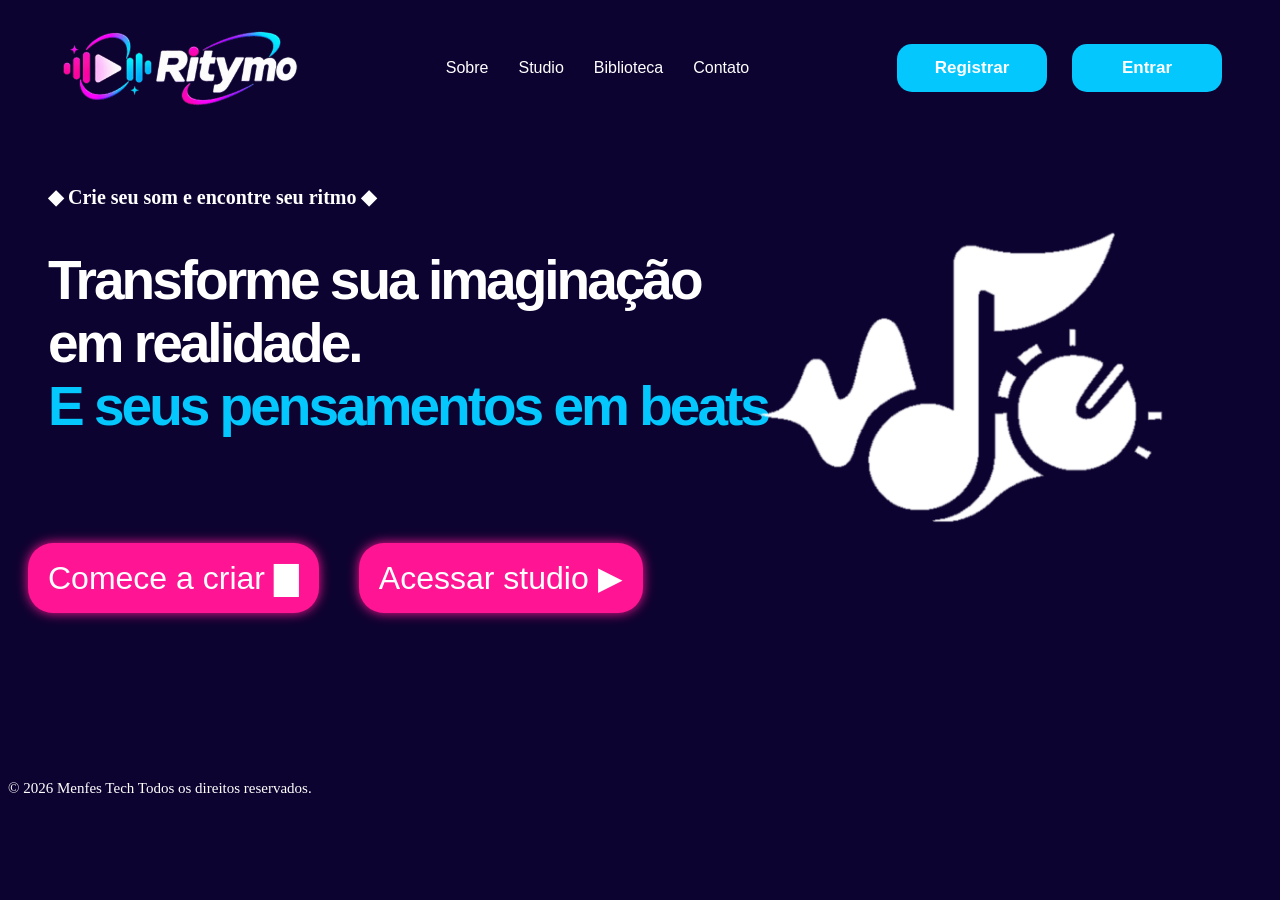
<file: index.html>
<!DOCTYPE html>
<html lang="pt-br">
<head>
    <meta charset="UTF-8">
    <meta name="viewport" content="width=device-width, initial-scale=1.0">
    <title>Ritymo</title>
    <link rel="stylesheet" href="style.css"> 
</head>
<body>
    <header>
        <!--Logo-->
       <div class="logo-area">
        <img src="logo.png" alt="logo do site" class="logo">
       </div>
       <!--Menu-->
       <nav class="menu">

        <a href="sobre.html">Sobre</a>

        <a href="studio.html">Studio</a>

        <a href="bibli.html">Biblioteca</a>

        <a href="contato.html">Contato</a>

       </nav>
       <!--Logins-->
    <div class="botoes-login">
    <button class="botao-conta"
        onclick="window.location.href='criar.html'">
        Registrar
    </button>

    <button class="botao-entrar"
        onclick="window.location.href='entrar.html'">
        Entrar
    </button>
</div>
</div>
    </header>

<section>
    <main>
        <!--Conteudo principal-->
        <section class="hero">
            <div class="hero-texto">
            <h2 class="subtitulo">◆ Crie seu som e encontre seu ritmo ◆</h2>

            <h1 class="titulo">
                Transforme sua imaginação<br>
                em realidade.<br>
                <span>E seus pensamentos em beats</span>
            </h1>
            </div>

            <div class="hero-imagem">
                <img src="simbolo.png" alt="Estúdio musical">
            </div>
        </section>

        <!--Botões de Iniciativa-->
        <div class="botoes">
    <button class="botao-criar"
        onclick="window.location.href='criar.html'">
        Comece a criar ▇
    </button>

    <button class="botao-studio"
        onclick="window.location.href='studio.html'">
        Acessar studio ▶
    </button>
</div>
        </div>
    </main>
    
    <footer class="rodape">
        <br>
        <!---Rodapé-->


        © 2026 Menfes Tech Todos os direitos reservados.


        <br>

    </footer>
</section>
    
    <!-- Chatbot Landbot -->
    <script type="module" src="https://cdn.landbot.io/landbot-3/landbot-3.0.0.mjs"></script>

    <script type="module">
        var myLandbot = new Landbot.Livechat({
            configUrl: 'https://storage.googleapis.com/landbot.online/v3/H-3534070-WK74FCH0W5KQUWKD/index.json',
        });
        
    </script>
</body>
</html>
</ht
</file>
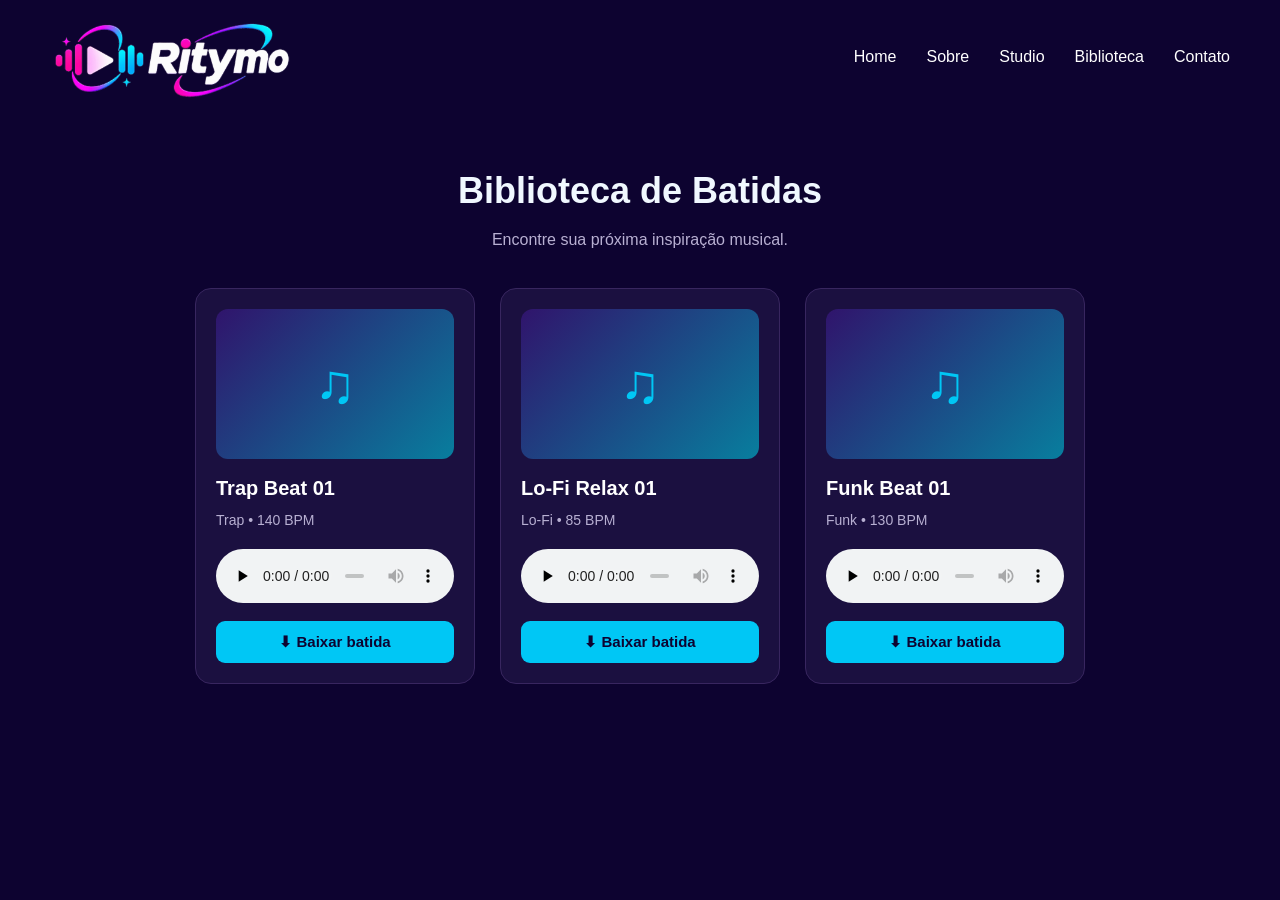
<file: bibli.html>
<!DOCTYPE html>
<html lang="pt-br">
<head>
    <meta charset="UTF-8">
    <meta name="viewport" content="width=device-width, initial-scale=1.0">
    <title>Ritymo - Biblioteca</title>
    <link rel="stylesheet" href="bibli.css">
</head>
<body>

    <div id="alertaUsuario" class="alerta-usuario" role="status" hidden></div>

    <header>
        <!-- Logo -->
        <div class="logo-area">
            <img src="logo.png" alt="Logo do site" class="logo">
        </div>

        <!-- Menu -->
        <nav class="menu">
            <a href="index.html">Home</a>
            <a href="sobre.html">Sobre</a>
            <a href="studio.html">Studio</a>
            <a href="bibli.html">Biblioteca</a>
            <a href="contato.html">Contato</a>
        </nav>
    </header>

    <!-- Conteúdo da biblioteca -->
    <main>
        <h1>Biblioteca de Batidas</h1>
        <p>Encontre sua próxima inspiração musical.</p>

        <section id="listaBatidas" class="lista-batidas">
        </section>
    </main>

    <script src="biblioteca.js"></script>

</body>
</html>
</file>
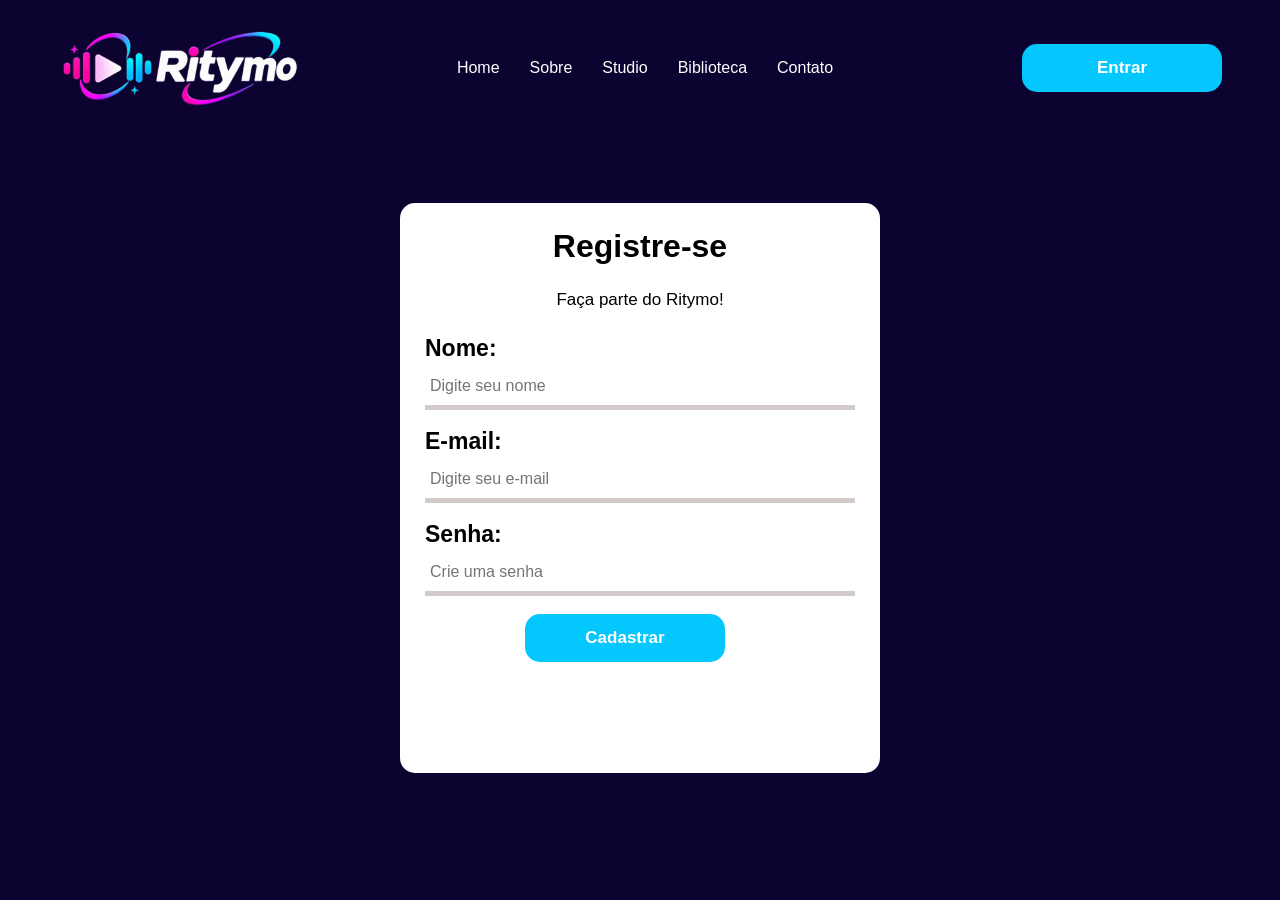
<file: criar.html>
<!DOCTYPE html>
<html lang="pt-br">
<head>
    <meta charset="UTF-8">
    <meta name="viewport" content="width=device-width, initial-scale=1.0">
    <title>Ritymo - Criar conta</title>
    <link rel="stylesheet" href="entrar.css">
</head>
<body>

    <header>
        <!-- Logo -->
        <div class="logo-area">
            <img src="logo.png" alt="Logo do site" class="logo">
        </div>

        <!-- Menu -->
        <nav class="menu">
            <a href="index.html">Home</a>
            <a href="sobre.html">Sobre</a>
            <a href="studio.html">Studio</a>
            <a href="bibli.html">Biblioteca</a>
            <a href="contato.html">Contato</a>
        </nav>

        <!-- Botões -->

            <button class="botao-entrar" type="button"
                onclick="window.location.href='entrar.html'">
                Entrar
            </button>
        </div>
    </header>

    <!-- Formulário de cadastro -->
    <main class="pagina-criar">

        <form class="formulario" id="formCriar">

            <h1>Registre-se</h1>
            <p>Faça parte do Ritymo!</p>

            <div class="campo">
                <label for="nome">Nome:</label>
                <input
                    type="text"
                    id="nome"
                    name="nome"
                    placeholder="Digite seu nome"
                    required
                >
            </div>

            <div class="campo">
                <label for="email">E-mail:</label>
                <input
                    type="email"
                    id="email"
                    name="email"
                    placeholder="Digite seu e-mail"
                    required
                >
            </div>

            <div class="campo">
                <label for="senha">Senha:</label>
                <input
                    type="password"
                    id="senha"
                    name="senha"
                    placeholder="Crie uma senha"
                    required
                >
            </div>

            <div class="cadastrar-tudo">
                <button class="botao-cadastrar" type="submit">
                    Cadastrar
                </button>
            </div>

        </form>

    </main>

    <script>
        const formulario = document.getElementById("formCriar");

        formulario.addEventListener("submit", function(evento) {
            evento.preventDefault();

            const nome = document.getElementById("nome").value.trim();
            const email = document.getElementById("email").value.trim();
            const senha = document.getElementById("senha").value;

            if (!nome || !email || !senha) {
                alert("Preencha todos os campos!");
                return;
            }

            sessionStorage.setItem("nomeUsuario", nome);

            alert("Você cadastrou no Ritymo!");

            window.location.href = "studio.html";
        });
    </script>

</body>
</html>
</file>
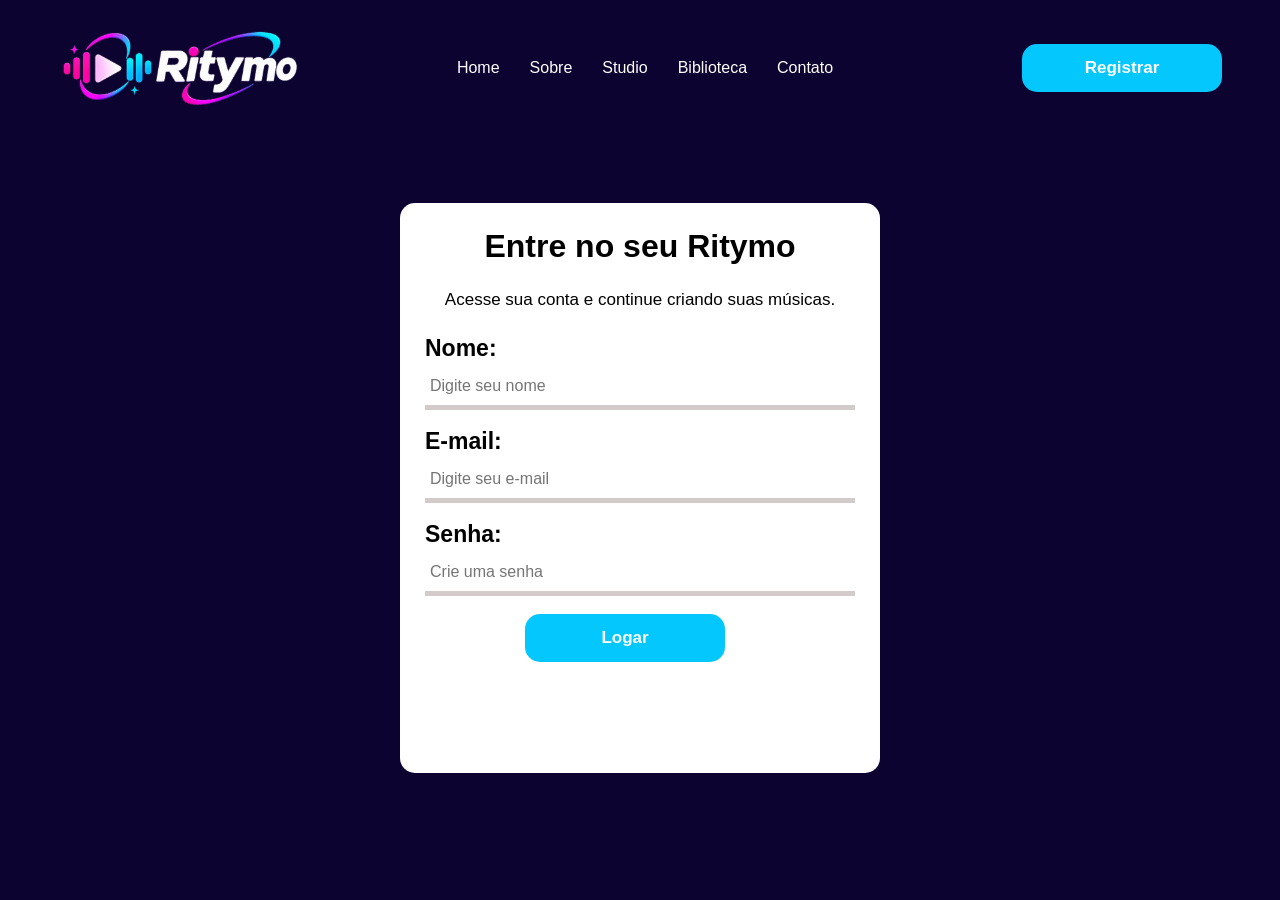
<file: entrar.html>
<!DOCTYPE html>
<html lang="pt-br">
<head>
    <meta charset="UTF-8">
    <meta name="viewport" content="width=device-width, initial-scale=1.0">
    <title>Ritymo - Criar conta</title>
    <link rel="stylesheet" href="entrar.css">
</head>
<body>

    <header>
        <!-- Logo -->
        <div class="logo-area">
            <img src="logo.png" alt="Logo do site" class="logo">
        </div>

        <!-- Menu -->
        <nav class="menu">
            <a href="index.html">Home</a>
            <a href="sobre.html">Sobre</a>
            <a href="studio.html">Studio</a>
            <a href="bibli.html">Biblioteca</a>
            <a href="contato.html">Contato</a>
        </nav>

        <!-- Botões -->
        <div class="botoes-login">
            <button class="botao-conta" type="button"
                onclick="window.location.href='criar.html'">
                Registrar
            </button>
        </div>
    </header>

    <!-- Formulário de cadastro -->
    <main class="pagina-criar">

        <form class="formulario" id="formCriar">

            <h1>Entre no seu Ritymo</h1>
            <p>Acesse sua conta e continue criando suas músicas.</p>

            <div class="campo">
                <label for="nome">Nome:</label>
                <input
                    type="text"
                    id="nome"
                    name="nome"
                    placeholder="Digite seu nome"
                    required
                >
            </div>

            <div class="campo">
                <label for="email">E-mail:</label>
                <input
                    type="email"
                    id="email"
                    name="email"
                    placeholder="Digite seu e-mail"
                    required
                >
            </div>

            <div class="campo">
                <label for="senha">Senha:</label>
                <input
                    type="password"
                    id="senha"
                    name="senha"
                    placeholder="Crie uma senha"
                    required
                >
            </div>

            <div class="cadastrar-tudo">
                <button class="botao-cadastrar" type="submit">
                    Logar
                </button>
            </div>

        </form>

    </main>

    <script>
        const formulario = document.getElementById("formCriar");

        formulario.addEventListener("submit", function(evento) {
            evento.preventDefault();

            const nome = document.getElementById("nome").value.trim();
            const email = document.getElementById("email").value.trim();
            const senha = document.getElementById("senha").value;

            if (!nome || !email || !senha) {
                alert("Preencha todos os campos!");
                return;
            }

            sessionStorage.setItem("nomeUsuario", nome);

            alert("Você logou no Ritymo!");

            window.location.href = "studio.html";
        });
    </script>
     
</body>
</html>
</file>
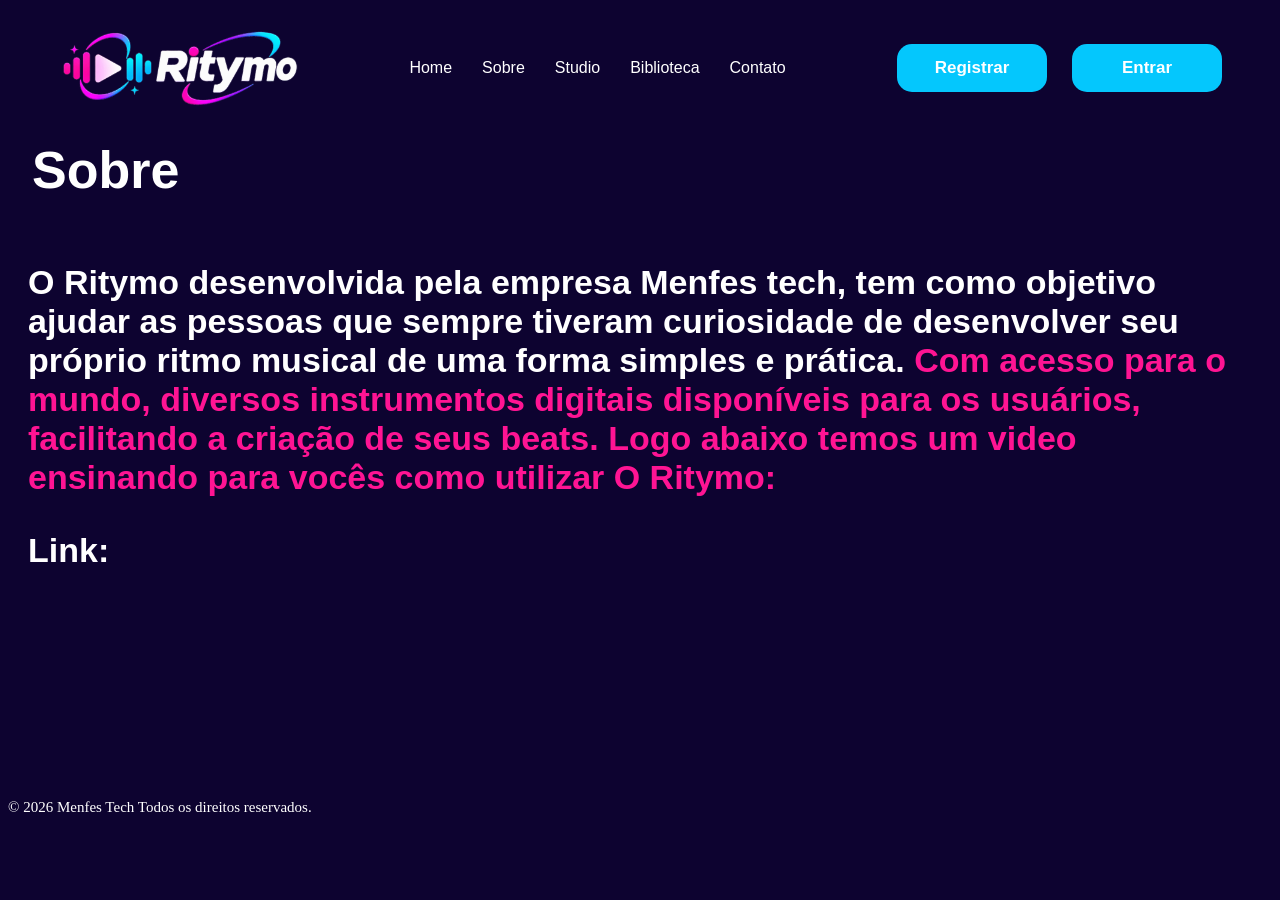
<file: sobre.html>
<!DOCTYPE html>
<html lang="pt-br">
<head>
    <meta charset="UTF-8">
    <meta name="viewport" content="width=device-width, initial-scale=1.0">
    <title>Ritymo</title> 
    <link rel="stylesheet" href="sobre.css">
</head>
<body>
    <header>
        <!--Logo-->
       <div class="logo-area">
        <img src="logo.png" alt="logo do site" class="logo">
       </div>
        <!--Menu-->
       <nav class="menu">
        <a href="index.html">Home</a>

        <a href="sobre.html">Sobre</a>

        <a href="studio.html">Studio</a>

        <a href="bibli.html">Biblioteca</a>

        <a href="contato.html">Contato</a>

       </nav>
       <!--Logins-->
   <div class="botoes-login">
    <button class="botao-conta"
        onclick="window.location.href='criar.html'">
        Registrar
    </button>

    <button class="botao-entrar"
        onclick="window.location.href='entrar.html'">
        Entrar
    </button>
    </header>

<section>
    <!--Conteudo principal-->
    <main class="conteudo-sobre">
        <h1 class="titulo">
        Sobre
        </h1>
        <br>
        <h3>
           O Ritymo desenvolvida pela empresa Menfes tech, tem como objetivo ajudar as pessoas que sempre tiveram curiosidade de desenvolver seu próprio ritmo musical
           de uma forma simples e prática.
           <span> Com acesso para o mundo, diversos instrumentos digitais disponíveis para os usuários, facilitando a criação de seus beats. Logo abaixo temos um video ensinando para vocês como utilizar O Ritymo:</span>
           <p>Link:  </p>
        </h3>
        <br>
    </main>
    <footer class="rodape">
        <br>
        <!---Rodapé-->


        © 2026 Menfes Tech Todos os direitos reservados.


        <br>

    </footer>
    
</section>
</body>
</html>
</file>
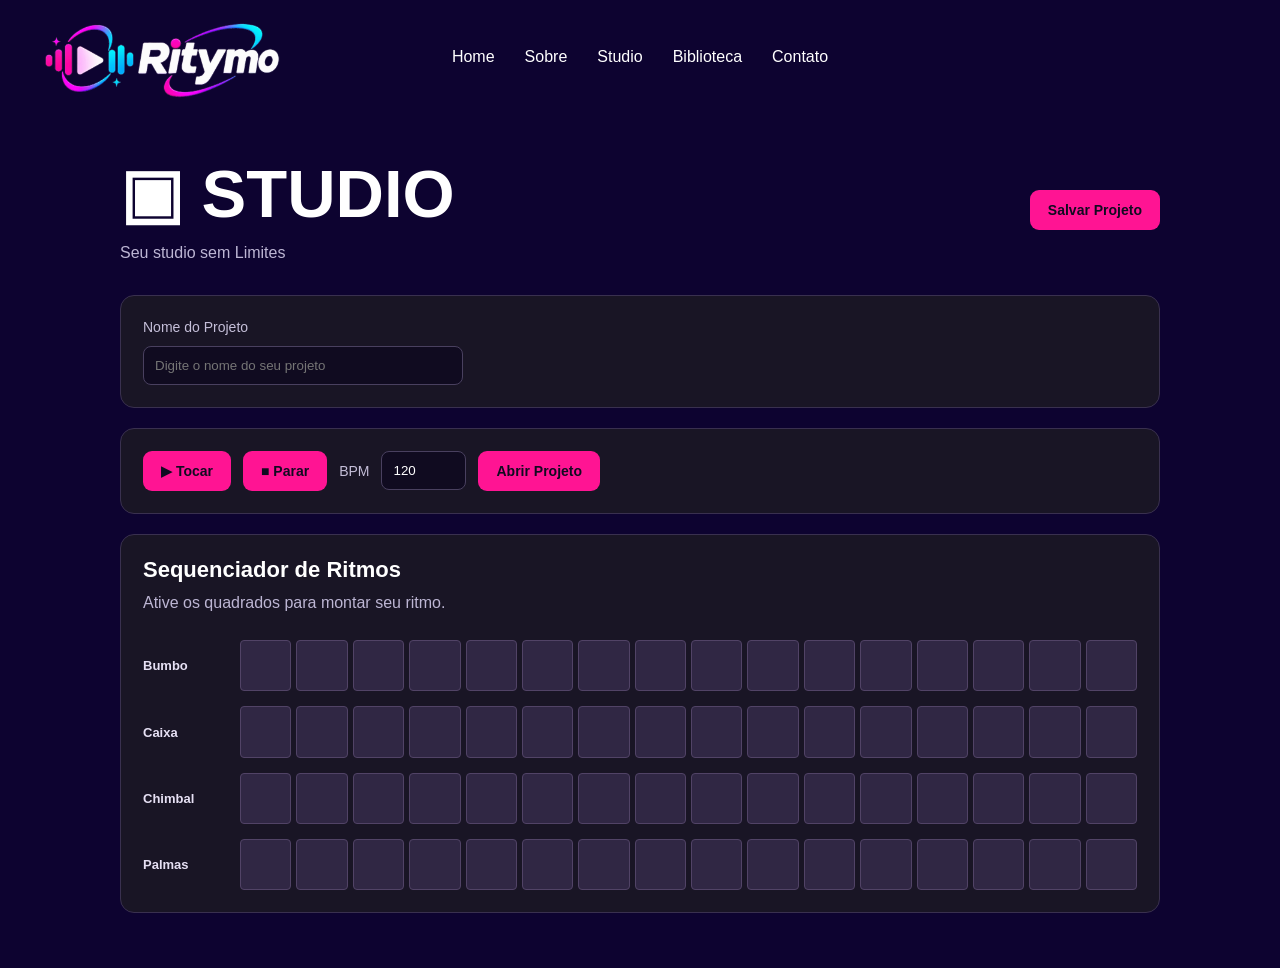
<file: studio.html>
<!DOCTYPE html>
<html lang="pt-br">
<head>
    <meta charset="UTF-8">
    <meta name="viewport" content="width=device-width, initial-scale=1.0">
    <title>Ritymo</title> 
    <link rel="stylesheet" href="studio.css">
</head>
<body>
  
   <div id="alertaUsuario" class="alerta-usuario" role="status" hidden></div>

    <header>
        <!--Logo-->
       <div class="logo-area">
        <img src="logo.png" alt="logo do site" class="logo">
       </div>
       <!--Menu-->
       <nav class="menu">

        <a href="index.html">Home</a>

        <a href="sobre.html">Sobre</a>

        <a href="studio.html">Studio</a>

        <a href="bibli.html">Biblioteca</a>

        <a href="contato.html">Contato</a>

       </nav>
    </header>
       <main class="studio">
    <header class="topbar">

    <div>
     <h1>▣ STUDIO</h1>
    <p>Seu studio sem Limites</p>
    </div>

        <button id="savebutton">Salvar Projeto</button>
    </header>

    
    <section class="projeto">
    <label for="projetoNome">Nome do Projeto</label>
    <input
        type="text"
        id="projetoNome"
        placeholder="Digite o nome do seu projeto"
    >
</section>


    <section class="botoes">
    <button type="button" id="tocar">▶ Tocar</button>
    <button type="button" id="parar">■ Parar</button>

    <label for="bpm">BPM</label>
    <input id="bpm" type="number" min="40" max="240" value="120">

    <button type="button" id="loadbutton">Abrir Projeto</button>
</section>
<input
    type="file"
    id="arquivoProjeto"
    accept=".json,.wav,audio/wav,application/json"
    hidden
>

<div id="audioImportado"></div>

   <section class="sequencia">
    <h2>Sequenciador de Ritmos</h2>
    <p>Ative os quadrados para montar seu ritmo.</p>

    <div id="beatGrid"></div>
</section>

</main>

  <script src="sequenciador.js"></script>
  <script src="projetos.js"></script>
  <script src="salvar-projeto.js"></script>
  
<script>
    const nomeUsuario = sessionStorage.getItem("nomeUsuario");

    if (nomeUsuario) {
        alert(`Você se conectou com o nome ${nomeUsuario}!`);

        sessionStorage.removeItem("nomeUsuario");
    }
</script>
</body>
</html>
</file>
<file: style.css>
body {
    background-color: rgb(13, 3, 48);;
}
header {
    background-color: rgb(13, 3, 48);
    display: flex;
    align-items: center;
    justify-content: space-between;
    padding: 20px 50px;
}

.logo-area {
    display: flex;
    align-items: center;
    gap: 10px;
}
h1- {
    font-family: 'Trebuchet MS', 'Lucida Sans Unicode', 'Lucida Grande', 'Lucida Sans', Arial, sans-serif;
    color: aliceblue;
}
.logo-area img {
    width: 240px;
    height: auto;
    object-fit: contain;
    display: block;
}

.menu {
    display: flex;
    gap: 30px;
    font-family: 'Franklin Gothic Medium', 'Arial Narrow', Arial, sans-serif;
}

.menu a {
    color: white;
    text-decoration: none;
}
.menu a {
    position: relative;
    text-decoration: none;
}

/* Linha animada */
.menu a::after {
    content: "";
    position: absolute;
    left: 0;
    bottom: -5px;

    width: 0;
    height: 3px;
    background-color:deeppink;

    transition: width 0.3s ease;
}

/* Quando passar o mouse */
.menu a:hover::after {
    width: 100%;
}
.botoes-login {
    display: flex;
    align-items: center;
    gap: 25px;
}
.botao-conta,
.botao-entrar {
    width: 150px;
    height: 48px;
    box-sizing: border-box;

    margin: 0;
    background-color: rgb(4, 199, 253);
    color: white;
    border: none;
    border-radius: 15px;
    padding: 10px 20px;
    font-size: 17px;
    font-weight: bold;
    cursor: pointer;
    transition: 0.3s ease;
    text-align: center;

    display: inline-flex;
    align-items: center;
    justify-content: center;

}

.botao-conta:hover,
.botao-entrar:hover {
    background-color: rgb(110, 4, 250);
    box-shadow: 0 0 15px #00C4F7;
    transform: translateY(-3px);
}
.main {
    background-color: rgb(13, 3, 48);;
    font-family: 'Franklin Gothic Medium', 'Arial Narrow', Arial, sans-serif
}
.hero-texto {
    display: flex;
    flex-direction: column;
    align-items: flex-start;
    gap: 25px;
    padding: 40px;
}
.subtitulo {
    font-size: 20px;
    color:white;
    margin-bottom: 5px;
}
.titulo {
   font-family: 'Franklin Gothic Medium', 'Arial Narrow', Arial, sans-serif;
   font-size: 55px;
   font-weight: 800;
   line-height: 1.15;
   color: white;
   letter-spacing: -3px;
   margin-top: 10px;
}

.titulo span {
    color:  rgb(4, 199, 253);
}
.hero-imagem {
    position: absolute;
    right: 110px;
    top: 140px;
    width: 35%;
    z-index: 1;
}

.hero-imagem img {
    width: 105%;
    height: auto;
    display: block;
    transition: filter 0.3s ease;
    filter: brightness(0) invert(1);

}

.hero-imagem img:hover {
    filter: brightness(0) saturate(100%)
            invert(15%) sepia(100%)
            saturate(500%) hue-rotate(265deg);
}
.botoes {
    display: flex;
    flex-direction: row;
    align-items: center;
    gap: 20px;
}

.botao-criar,
.botao-studio {
    background-color: deeppink;
    color: white;
    border: none;
    border-radius: 25px;
    padding: 16px 20px;
    font-size: 32px;
    cursor: pointer;
    width: auto;
    box-shadow: 0 0 12px deeppink;
    margin-top: 10px;
    margin-left:20px ;
    white-space: nowrap;
}
.botao-criar:hover,
.botao-studio:hover {
    background-color: rgb(110, 4, 250);
    box-shadow: 0 0 15px #00C4F7;
    transform: translateY(-3px);
}
.rodape {
    background-color: rgb(13, 3, 48);
    color: white;
    font-size: larger;
    margin-top: 150px;
    font-size: 15px;
}
</file>
<file: bibli.css>
* {
    box-sizing: border-box;
    margin: 0;
    padding: 0;
}

body {
    background-color: rgb(13, 3, 48);
    color: white;
    font-family: Arial, sans-serif;
    min-height: 100vh;
}


/* =========================
   CABEÇALHO
========================= */

header {
    background-color: rgb(13, 3, 48);
    display: flex;
    align-items: center;
    justify-content: space-between;
    padding: 20px 50px;
    gap: 25px;
}

.logo-area {
    display: flex;
    align-items: center;
    gap: 10px;
    flex-shrink: 0;
}

.logo-area img {
    width: 240px;
    max-width: 100%;
    height: auto;
    object-fit: contain;
    display: block;
}

h1 {
    font-family: 'Trebuchet MS', Arial, sans-serif;
    color: aliceblue;
}


/* =========================
   MENU DE NAVEGAÇÃO
========================= */

.menu {
    display: flex;
    align-items: center;
    gap: 30px;
    font-family: 'Franklin Gothic Medium',
                 'Arial Narrow', Arial, sans-serif;
}

.menu a {
    position: relative;
    color: white;
    text-decoration: none;
    padding-bottom: 5px;
}

/* Linha animada */

.menu a::after {
    content: "";
    position: absolute;
    left: 0;
    bottom: -5px;
    width: 0;
    height: 3px;
    background-color: deeppink;
    transition: width 0.3s ease;
}

.menu a:hover::after {
    width: 100%;
}


/* =========================
   BOTÕES DE LOGIN
========================= */

.botoes-login {
    display: flex;
    align-items: center;
    justify-content: center;
    gap: 15px;
    flex-shrink: 0;
}

.botao-conta,
.botao-entrar {
    width: 150px;
    min-height: 48px;
    box-sizing: border-box;

    margin: 0;
    padding: 10px 15px;

    background-color: rgb(4, 199, 253);
    color: white;

    border: none;
    border-radius: 15px;

    font-size: 16px;
    font-weight: bold;

    cursor: pointer;
    transition: 0.3s ease;

    text-align: center;
    text-decoration: none;

    display: inline-flex;
    align-items: center;
    justify-content: center;
}

.botao-conta:hover,
.botao-entrar:hover {
    background-color: rgb(110, 4, 250);
    box-shadow: 0 0 15px #00C4F7;
    transform: translateY(-3px);
}


/* =========================
   CONTEÚDO PRINCIPAL
========================= */

main {
    width: 90%;
    max-width: 1200px;
    margin: 50px auto;
}

/* Título da Biblioteca */

main h1 {
    font-family: 'Trebuchet MS', Arial, sans-serif;
    font-size: 36px;
    text-align: center;
    margin-bottom: 15px;
    color: aliceblue;
}

/* Descrição */

main > p {
    color: #b8b0d2;
    text-align: center;
    font-size: 16px;
    line-height: 1.6;
}


/* =========================
   LISTA DE BATIDAS
========================= */

.lista-batidas {
    display: grid;

    grid-template-columns: repeat(
        auto-fit,
        minmax(min(100%, 260px), 280px)
    );

    justify-content: center;
    align-items: stretch;

    gap: 25px;
    margin-top: 35px;
    width: 100%;
}


/* =========================
   CARD DE CADA BATIDA
========================= */

.card-batida {
    background: #1b1040;

    border: 1px solid #38265f;
    border-radius: 16px;

    padding: 20px;
    min-width: 0;
    width: 100%;

    transition: transform 0.3s ease,
                box-shadow 0.3s ease;
}

.card-batida:hover {
    transform: translateY(-5px);
    box-shadow: 0 8px 25px rgba(0, 199, 245, 0.12);
}


/* =========================
   CAPA DA BATIDA
========================= */

.capa-batida {
    height: 150px;
    width: 100%;

    display: flex;
    align-items: center;
    justify-content: center;

    border-radius: 12px;
    margin-bottom: 18px;

    font-size: 55px;
    color: #00c7f5;

    background: linear-gradient(
        135deg,
        #30146c,
        #087e9e
    );
}


/* =========================
   NOME E INFORMAÇÕES
========================= */

.card-batida h3 {
    color: white;
    font-size: 20px;
    margin-bottom: 10px;
}

.card-batida p {
    color: #b8b0d2;
    font-size: 14px;
    margin-bottom: 18px;
    line-height: 1.5;
}


/* =========================
   PLAYER DE ÁUDIO
========================= */

.card-batida audio {
    display: block;
    width: 100%;
    max-width: 100%;
    margin-bottom: 18px;
}


/* =========================
   BOTÃO DE DOWNLOAD
========================= */

.botao-download {
    display: flex;
    align-items: center;
    justify-content: center;

    width: 100%;
    padding: 12px;

    text-align: center;
    text-decoration: none;
    font-weight: bold;
    font-size: 15px;

    color: #0d0330;
    background: #00c7f5;

    border-radius: 9px;
    transition: 0.3s ease;
}

.botao-download:hover {
    background: #8a5cff;
    color: white;
    box-shadow: 0 0 15px rgba(138, 92, 255, 0.4);
}


/* =========================
   RESPONSIVIDADE
========================= */

@media (max-width: 1000px) {
    header {
        padding: 20px 25px;
        flex-wrap: wrap;
    }

    .logo-area img {
        width: 180px;
    }

    .menu {
        gap: 20px;
    }

    .botao-conta,
    .botao-entrar {
        width: auto;
        min-width: 100px;
    }
}

@media (max-width: 650px) {
    header {
        justify-content: center;
        flex-direction: column;
        padding: 20px;
    }

    .logo-area img {
        width: 180px;
    }

    .menu {
        justify-content: center;
        flex-wrap: wrap;
    }

    .botoes-login {
        flex-wrap: wrap;
    }

    main {
        width: 92%;
        margin: 35px auto;
    }

    main h1 {
        font-size: 28px;
    }

    .lista-batidas {
        grid-template-columns: minmax(0, 1fr);
        max-width: 360px;
        margin-left: auto;
        margin-right: auto;
    }
}
</file>
<file: entrar.css>
body {
    background-color: rgb(13, 3, 48);;
}


header {
    background-color: rgb(13, 3, 48);
    display: flex;
    align-items: center;
    justify-content: space-between;
    padding: 20px 50px;
}

.logo-area {
    display: flex;
    align-items: center;
    gap: 10px;
}
h1- {
    font-family: 'Trebuchet MS', 'Lucida Sans Unicode', 'Lucida Grande', 'Lucida Sans', Arial, sans-serif;
    color: aliceblue;
}
.logo-area img {
    width: 240px;
    height: auto;
    object-fit: contain;
    display: block;
}

.menu {
    display: flex;
    gap: 30px;
    font-family: 'Franklin Gothic Medium', 'Arial Narrow', Arial, sans-serif;
}

.menu a {
    color: white;
    text-decoration: none;
}
.menu a {
    position: relative;
    text-decoration: none;
}

/* Linha animada */
.menu a::after {
    content: "";
    position: absolute;
    left: 0;
    bottom: -5px;

    width: 0;
    height: 3px;
    background-color:deeppink;

    transition: width 0.3s ease;
}

/* Quando passar o mouse */
.menu a:hover::after {
    width: 100%;
}
.botao-conta,
.botao-entrar {
    width: 200px;
    height: 48px;
    box-sizing: border-box;

    margin-left: 30px;
    background-color: rgb(4, 199, 253);
    color: white;
    border: none;
    border-radius: 15px;
    padding: 0px 10px;
    font-size: 17px;
    font-weight: bold;
    cursor: pointer;
    transition: 0.3s ease;
    text-align: center;

    white-space: nowrap;
    display: inline-flex;
    align-items: center;
    justify-content: center;

}

.botao-conta:hover,
.botao-entrar:hover {
    background-color: rgb(110, 4, 250);
    box-shadow: 0 0 15px #00C4F7;
    transform: translateY(-3px);
}
/* Fundo e posição do formulário */
.pagina-criar {
display: flex;
justify-content: center;
align-items: center;

width: 100%;
min-height: 80vh;

padding: 30px 15px;
box-sizing: border-box;

}

/* Cartão branco */
.formulario {
    background-color: white;
    width: 100%;
    max-width: 480px;
    min-height: 570px;
    padding: 25px;
    box-sizing: border-box;
    border-radius: 15px;
    color: black;
}

/* Título */
.formulario h1 {
    text-align: center;
    font-size: 32px;
    margin: 0 0 25px;
    font-family: 'Franklin Gothic Medium', 'Arial Narrow', Arial, sans-serif;
}
.formulario p {
    text-align: center;
    font-size: 17px;
    margin: 0 0 25px;
    font-family: 'Franklin Gothic Medium', 'Arial Narrow', Arial, sans-serif;

}

/* Cada campo */
.campo {
    display: flex;
    flex-direction: column;
    margin-bottom: 18px;
    border-bottom: 5px solid rgb(211, 202, 202);
}

/* Nome, Email e Senha */
.campo label {
    font-size: 23px;
    font-weight: bold;
    margin-bottom: 5px;
    font-family: 'Franklin Gothic Medium', 'Arial Narrow', Arial, sans-serif;
}

/* Área para digitar */
.campo input {
    border: none;
    outline: none;
    padding: 10px 5px;
    font-size: 16px;
    background-color: transparent;
    width: 100%;
    box-sizing: border-box;
}

/* Botão Criar */
.botao-cadastrar {
     width: 200px;
    height: 48px;
    box-sizing: border-box;

    margin-left: 100px;
    background-color: rgb(4, 199, 253);
    color: white;
    border: none;
    border-radius: 15px;
    padding: 0px 10px;
    font-size: 17px;
    font-weight: bold;
    cursor: pointer;
    transition: 0.3s ease;
    text-align: center;

    white-space: nowrap;
    display: inline-flex;
    align-items: center;
    justify-content: center;

}
.botao-cadastrar:hover {
    background-color: rgb(110, 4, 250);
    box-shadow: 0 0 15px #00C4F7;
    transform: translateY(-3px);
}
</file>
<file: sobre.css>
body {
    background-color: rgb(13, 3, 48);;
}


header {
    background-color: rgb(13, 3, 48);
    display: flex;
    align-items: center;
    justify-content: space-between;
    padding: 20px 50px;
}

.logo-area {
    display: flex;
    align-items: center;
    gap: 10px;
}
h1- {
    font-family: 'Trebuchet MS', 'Lucida Sans Unicode', 'Lucida Grande', 'Lucida Sans', Arial, sans-serif;
    color: aliceblue;
}
.logo-area img {
    width: 240px;
    height: auto;
    object-fit: contain;
    display: block;
}

.menu {
    display: flex;
    gap: 30px;
    font-family: 'Franklin Gothic Medium', 'Arial Narrow', Arial, sans-serif;
}

.menu a {
    color: white;
    text-decoration: none;
}
.menu {
    display: flex;
    gap: 30px;
    font-family: 'Franklin Gothic Medium', 'Arial Narrow', Arial, sans-serif;
}

.menu a {
    color: white;
    text-decoration: none;
}
.menu a {
    position: relative;
    text-decoration: none;
}

/* Linha animada */
.menu a::after {
    content: "";
    position: absolute;
    left: 0;
    bottom: -5px;

    width: 0;
    height: 3px;
    background-color:deeppink;

    transition: width 0.3s ease;
}

/* Quando passar o mouse */
.menu a:hover::after {
    width: 100%;
}
.botoes-login {
    display: flex;
    align-items: center;
    gap: 25px;
}
.botao-conta,
.botao-entrar {
    width: 150px;
    height: 48px;
    box-sizing: border-box;

    margin: 0;
    background-color: rgb(4, 199, 253);
    color: white;
    border: none;
    border-radius: 15px;
    padding: 10px 20px;
    font-size: 17px;
    font-weight: bold;
    cursor: pointer;
    transition: 0.3s ease;
    text-align: center;

    display: inline-flex;
    align-items: center;
    justify-content: center;

}
.botao-conta:hover,
.botao-entrar:hover {
    background-color: rgb(110, 4, 250);
    box-shadow: 0 0 15px #00C4F7;
    transform: translateY(-3px);
}
.conteudo-sobre {
    font-family: 'Franklin Gothic Medium', 'Arial Narrow', Arial, sans-serif;
    text-align: flex;
    padding: 10px 20px;
}
.conteudo-sobre h1 {
    color: white;
    font-size: 52px;
    font-family: 'Franklin Gothic Medium', 'Arial Narrow', Arial, sans-serif;
    margin-top: 2px;
    margin-left: 4px;
}
.conteudo-sobre h3 {
    color: white;
    font-size: 34px;
    font-family: 'Franklin Gothic Medium', 'Arial Narrow', Arial, sans-serif;
    margin-top: 2px;
    align-items: center;
}
.conteudo-sobre span {
    color: deeppink;
}
.rodape {
    background-color: rgb(13, 3, 48);
    color: white;
    font-size: larger;
    margin-top: 150px;
    font-size: 15px;
}
</file>
<file: studio.css>
/* =========================
   CONFIGURAÇÕES GERAIS
========================= */

* {
    box-sizing: border-box;
    margin: 0;
    padding: 0;
}

body {
    font-family: Arial, sans-serif;
    background-color: rgb(13, 3, 48);
    color: white;
    min-height: 100vh;
}

/* =========================
   CABEÇALHO
========================= */

body > header {
    width: 100%;
    background-color: rgb(13, 3, 48);

    display: flex;
    align-items: center;
    justify-content: space-between;

    padding: 20px 40px;
    position: relative;
}

/* Logo */

.logo-area {
    display: flex;
    align-items: center;
    flex-shrink: 0;
}

.logo-area img {
    width: 240px;
    max-width: 100%;
    height: auto;
    object-fit: contain;
    display: block;
}

/* Menu centralizado */

.menu {
    display: flex;
    align-items: center;
    justify-content: center;
    gap: 30px;

    position: absolute;
    left: 50%;
    transform: translateX(-50%);

    font-family: 'Franklin Gothic Medium',
        'Arial Narrow', Arial, sans-serif;
}

.menu a {
    position: relative;
    color: white;
    text-decoration: none;
    white-space: nowrap;
    padding-bottom: 5px;
}

/* Linha animada */

.menu a::after {
    content: "";
    position: absolute;
    left: 0;
    bottom: 0;

    width: 0;
    height: 3px;

    background-color: deeppink;
    transition: width 0.3s ease;
}

.menu a:hover::after {
    width: 100%;
}

/* Botões de cadastro e login */

.botao-conta,
.botao-entrar {
    width: 170px;
    height: 48px;
    flex-shrink: 0;

    background-color: rgb(4, 199, 253);
    color: white;

    border: none;
    border-radius: 15px;
    padding: 0 10px;

    font-size: 16px;
    font-weight: bold;
    font-family: Arial, sans-serif;

    cursor: pointer;
    transition: 0.3s ease;

    display: inline-flex;
    align-items: center;
    justify-content: center;

    white-space: nowrap;
}

.botao-conta:hover,
.botao-entrar:hover {
    background-color: rgb(110, 4, 250);
    box-shadow: 0 0 15px #00C4F7;
    transform: translateY(-3px);
}

/* =========================
   STUDIO
========================= */

.studio {
    width: 100%;
    max-width: 1100px;

    margin: 0 auto;
    padding: 35px 30px;
}

.studio .topbar {
    width: 100%;

    display: flex;
    align-items: center;
    justify-content: space-between;
    flex-wrap: wrap;
    gap: 20px;

    margin-bottom: 30px;
}

.studio h1 {
    color: white;
    font-family: 'Franklin Gothic Medium',
        'Arial Narrow', Arial, sans-serif;
    font-size: 67px;
    margin-bottom: 8px;
}

.studio p {
    color: #bdb6d4;
    margin-top: 8px;
    line-height: 1.5;
}

/* Caixas do Studio */

.projeto,
.botoes,
.sequencia {
    width: 100%;

    background-color: #191525;
    border: 1px solid #39304f;
    border-radius: 14px;

    padding: 22px;
    margin-bottom: 20px;
}

/* Textos dos campos */

.projeto label,
.botoes label {
    color: #c5bfd9;
    font-size: 14px;
}

/* Campos de entrada */

.projeto input,
.botoes input {
    background-color: #100b20;
    color: white;

    border: 1px solid #49405f;
    border-radius: 8px;

    padding: 11px;
    font-family: Arial, sans-serif;
}

.projeto input {
    display: block;
    width: min(100%, 320px);
    margin-top: 10px;
}

#bpm {
    width: 85px;
    min-width: 0;
}

/* Botões do Studio */

.studio button {
    background-color: deeppink;
    color: #100b20;

    border: none;
    border-radius: 9px;
    padding: 12px 18px;

    font-family: Arial, sans-serif;
    font-size: 14px;
    font-weight: bold;

    cursor: pointer;
    transition: 0.2s ease;
}

.studio button:hover {
    background-color: #8b5cf6;
    color: white;
}

/* Alinhamento dos controles */

.studio .botoes {
    display: flex;
    align-items: center;
    justify-content: flex-start;
    flex-wrap: wrap;
    gap: 12px;
}

.studio .botoes input {
    margin: 0;
}

/* =========================
   SEQUENCIADOR DE RITMOS
========================= */

.sequencia h2 {
    color: white;
    font-size: 22px;
    margin-bottom: 8px;
}

#beatGrid {
    display: flex;
    flex-direction: column;
    gap: 15px;
    margin-top: 25px;
}

.instrument-row {
    display: grid;
    grid-template-columns: 85px minmax(0, 1fr);
    align-items: center;
    gap: 12px;
}

.instrument-name {
    color: #e6e0f4;
    font-size: 13px;
    font-weight: bold;
}

/* 16 passos de cada instrumento */

.steps {
    display: grid;
    grid-template-columns: repeat(16, minmax(0, 1fr));
    gap: 5px;
}

.studio .step {
    width: 100%;
    min-width: 0;
    aspect-ratio: 1;

    padding: 0;

    background-color: #302744;
    border: 1px solid #514366;
    border-radius: 4px;
}

.studio .step.active {
    background-color: rgb(4, 199, 253);
    border-color: rgb(4, 199, 253);
    box-shadow: 0 0 10px rgba(4, 199, 253, 0.5);
}

/* =========================
   RESPONSIVIDADE
========================= */

@media (max-width: 900px) {
    body > header {
        justify-content: center;
        flex-wrap: wrap;
        gap: 20px;
    }

    .menu {
        position: static;
        transform: none;
        order: 2;
        width: 100%;
        flex-wrap: wrap;
        gap: 20px;
    }

    .logo-area {
        justify-content: center;
        width: 100%;
    }

    .studio h1 {
        font-size: 46px;
    }
}

@media (max-width: 500px) {
    body > header {
        padding: 20px;
    }

    .menu {
        gap: 16px;
    }

    .studio {
        padding: 25px 15px;
    }

    .studio h1 {
        font-size: 36px;
    }

    .projeto,
    .botoes,
    .sequencia {
        padding: 15px;
    }

    .instrument-row {
        grid-template-columns: 65px minmax(0, 1fr);
        gap: 8px;
    }

    .steps {
        gap: 3px;
    }
}
</file>
